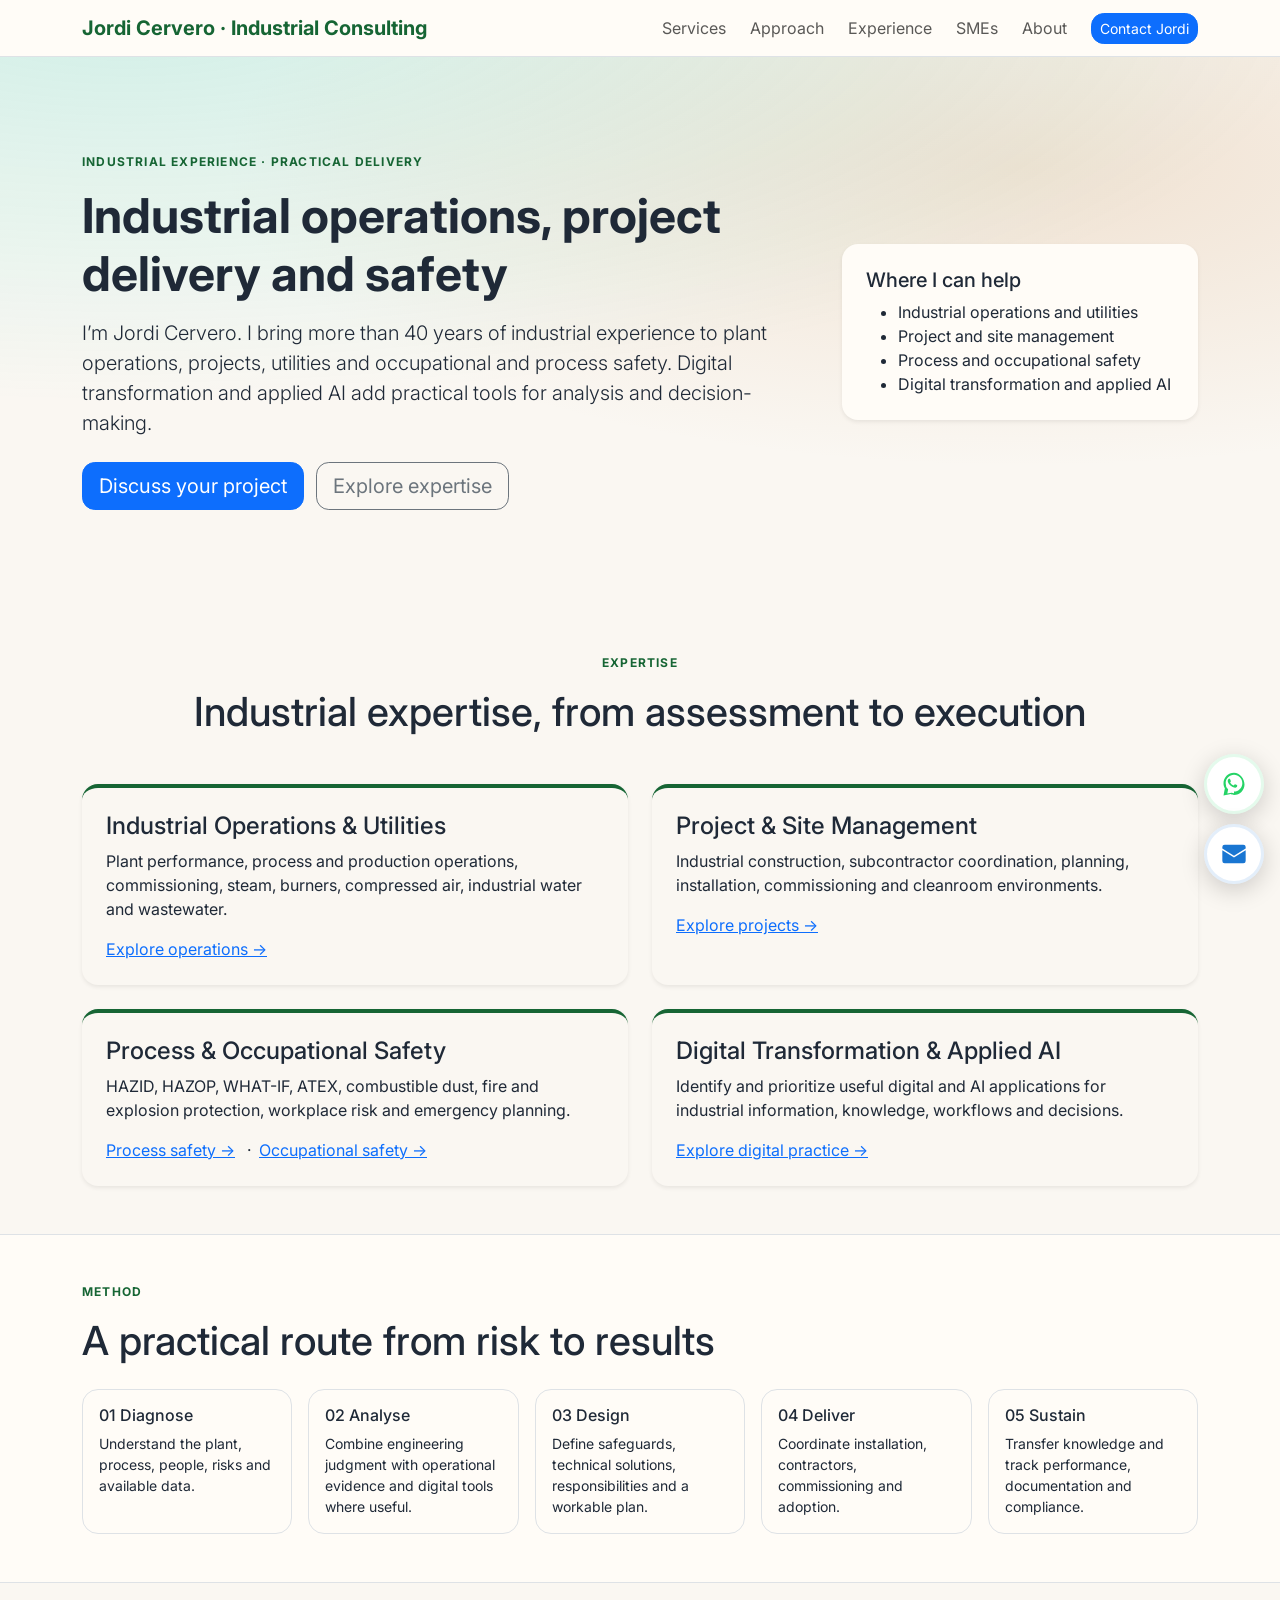
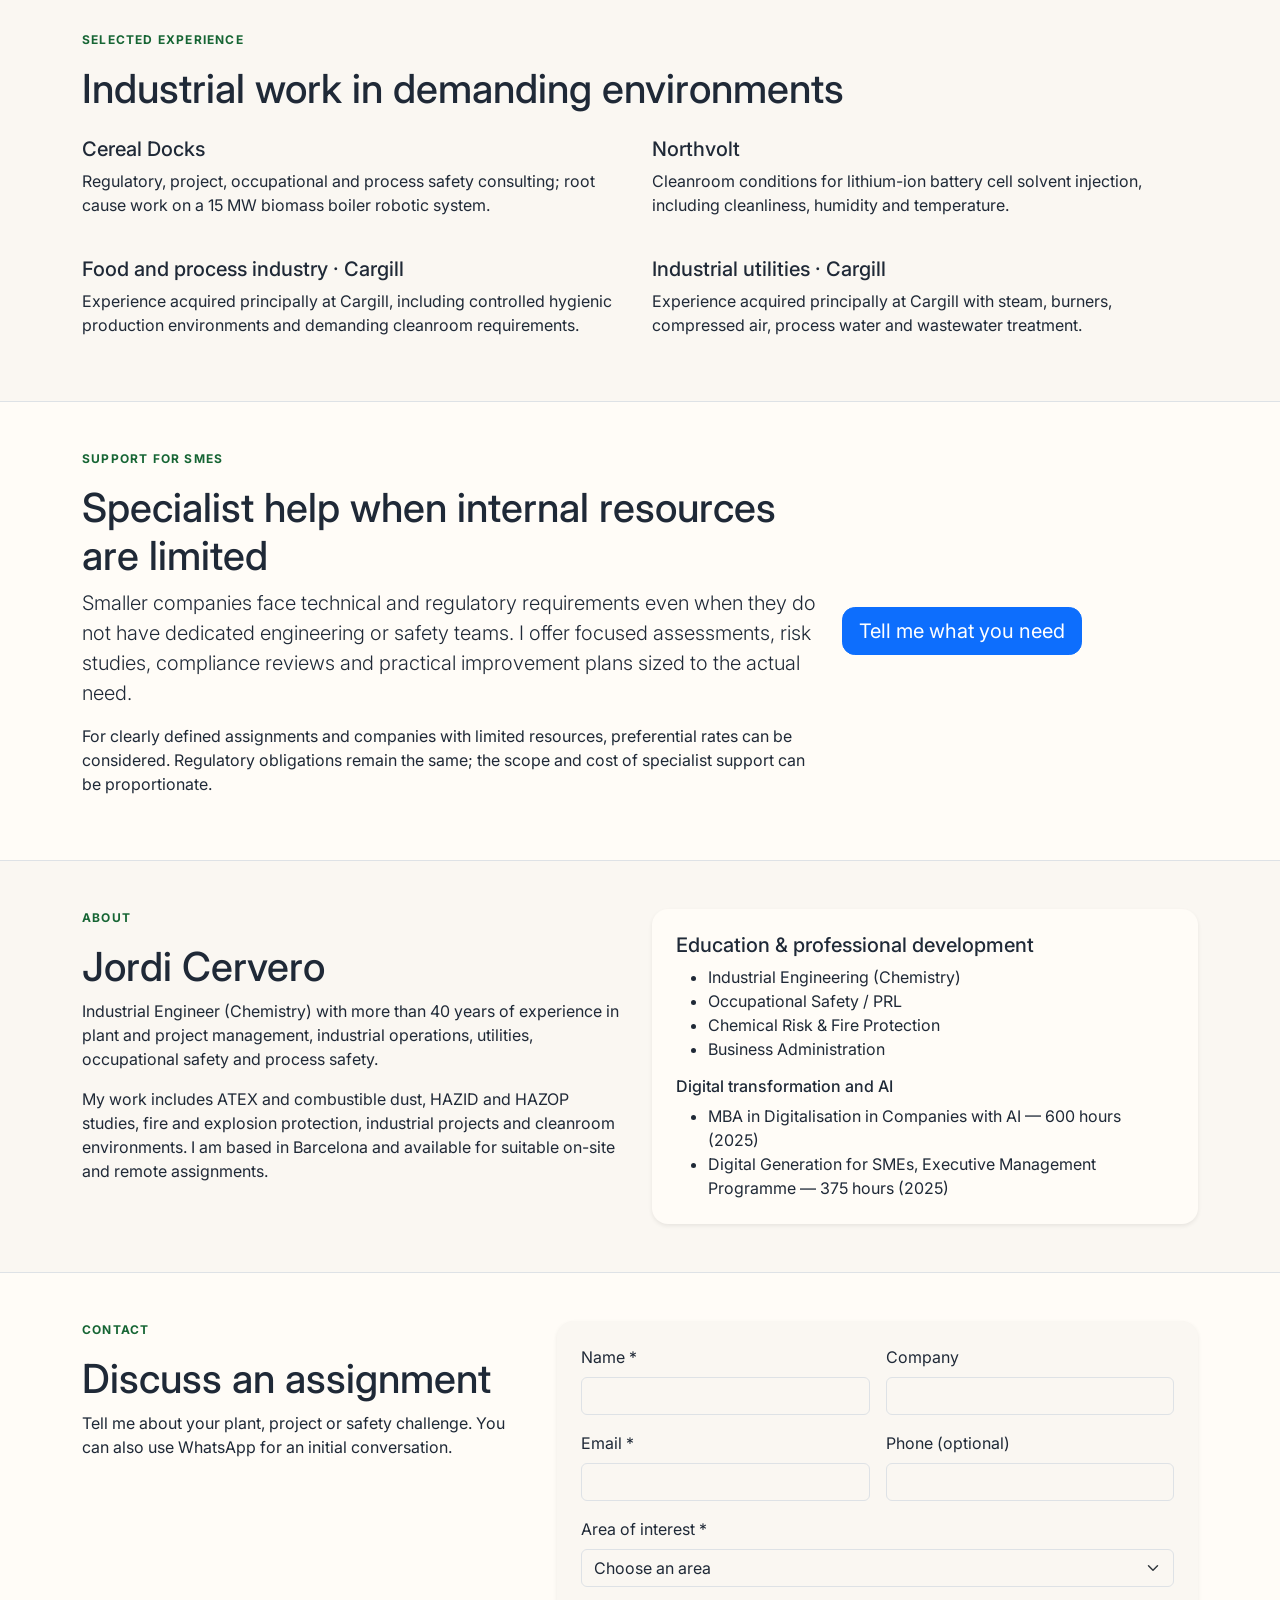
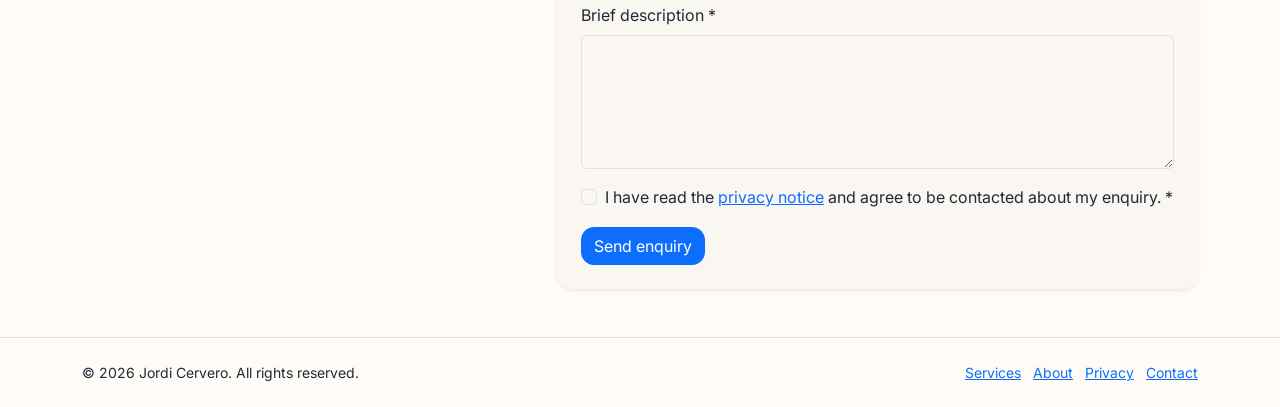
<file: index.html>
<!doctype html>
<html lang="en">
  <head>
    <meta charset="utf-8" />
    <meta name="viewport" content="width=device-width, initial-scale=1" />
    <title>
      Jordi Cervero — Industrial Projects, Safety & Digital Transformation
    </title>
    <meta
      name="description"
      content="Senior consultant in industrial operations, occupational safety and process safety across Europe. Strategy, audits, risk analysis and implementation."
    />
    <meta
      property="og:title"
      content="Jordi Cervero Ruiz — Industrial Projects, Safety & Digital Transformation"
    />
    <meta
      property="og:description"
      content="Senior consultant in industrial operations, occupational safety and process safety across Europe."
    />
    <meta property="og:type" content="website" />
    <meta property="og:url" content="/" />
    <meta property="og:image" content="/assets/img/cover.jpg" />
    <meta name="theme-color" content="#166534" />

    <link rel="preconnect" href="https://fonts.googleapis.com" />
    <link rel="preconnect" href="https://fonts.gstatic.com" crossorigin />
    <link
      href="https://fonts.googleapis.com/css2?family=Inter:wght@400;500;600;700&display=swap"
      rel="stylesheet"
    />

    <link
      href="https://cdn.jsdelivr.net/npm/bootstrap@5.3.3/dist/css/bootstrap.min.css"
      rel="stylesheet"
      integrity="sha384-QWTKZyjpPEjISv5WaRU9OFeRpok6YctnYmDr5pNlyT2bRjXh0JMhjY6hW+ALEwIH"
      crossorigin="anonymous"
    />
    <!-- CSS del tema (modificado) -->
    <link rel="stylesheet" href="/assets/css/theme.css" />
  </head>

  <body>
    <a class="visually-hidden-focusable" href="#main">Skip to content</a>

    <header
      class="navbar navbar-expand-lg navbar-light bg-surface border-bottom sticky-top"
    >
      <div class="container">
        <a class="navbar-brand fw-bold" href="/"
          >Jordi Cervero · Industrial Consulting</a
        >
        <button
          class="navbar-toggler"
          type="button"
          data-bs-toggle="collapse"
          data-bs-target="#nav"
          aria-controls="nav"
          aria-expanded="false"
          aria-label="Toggle navigation"
        >
          <span class="navbar-toggler-icon"></span>
        </button>
        <nav class="collapse navbar-collapse" id="nav" aria-label="Primary">
          <ul class="navbar-nav ms-auto align-items-lg-center gap-lg-2">
            <li class="nav-item">
              <a class="nav-link" href="/index.html#services">Services</a>
            </li>
            <li class="nav-item">
              <a class="nav-link" href="/index.html#approach">Approach</a>
            </li>
            <li class="nav-item">
              <a class="nav-link" href="/index.html#experience">Experience</a>
            </li>
            <li class="nav-item">
              <a class="nav-link" href="/index.html#smes">SMEs</a>
            </li>
            <li class="nav-item">
              <a class="nav-link" href="/index.html#about">About</a>
            </li>
            <li class="nav-item">
              <a
                class="btn btn-sm btn-primary ms-lg-2"
                href="/index.html#contact"
                >Contact Jordi</a
              >
            </li>
          </ul>
        </nav>
      </div>
    </header>

    <main id="main">
      <section class="py-5 py-lg-6 position-relative hero">
        <div class="container position-relative">
          <div class="row align-items-center g-4">
            <div class="col-lg-8">
              <p class="section-kicker">
                Industrial experience · Practical delivery
              </p>
              <h1 class="display-5 fw-bold lh-tight mb-3">
                Industrial operations, project delivery and safety
              </h1>
              <p class="lead mb-4">
                I’m Jordi Cervero. I bring more than 40 years of industrial
                experience to plant operations, projects, utilities and
                occupational and process safety. Digital transformation and
                applied AI add practical tools for analysis and decision-making.
              </p>
              <a class="btn btn-primary btn-lg" href="#contact"
                >Discuss your project</a
              >
              <a class="btn btn-outline-secondary btn-lg ms-2" href="#services"
                >Explore expertise</a
              >
            </div>
            <div class="col-lg-4">
              <div class="card shadow-sm border-0 bg-surface">
                <div class="card-body p-4">
                  <h2 class="h5">Where I can help</h2>
                  <ul class="mb-0">
                    <li>Industrial operations and utilities</li>
                    <li>Project and site management</li>
                    <li>Process and occupational safety</li>
                    <li>Digital transformation and applied AI</li>
                  </ul>
                </div>
              </div>
            </div>
          </div>
        </div>
      </section>
      <section id="services" class="py-5">
        <div class="container">
          <div class="text-center mb-5">
            <p class="section-kicker">Expertise</p>
            <h2 class="h1">
              Industrial expertise, from assessment to execution
            </h2>
          </div>
          <div class="row g-4">
            <div class="col-md-6">
              <article class="card service-card h-100 shadow-sm border-0">
                <div class="card-body p-4">
                  <h3 class="h4">Industrial Operations &amp; Utilities</h3>
                  <p>
                    Plant performance, process and production operations,
                    commissioning, steam, burners, compressed air, industrial
                    water and wastewater.
                  </p>
                  <a href="/operations.html">Explore operations →</a>
                </div>
              </article>
            </div>
            <div class="col-md-6">
              <article class="card service-card h-100 shadow-sm border-0">
                <div class="card-body p-4">
                  <h3 class="h4">Project &amp; Site Management</h3>
                  <p>
                    Industrial construction, subcontractor coordination,
                    planning, installation, commissioning and cleanroom
                    environments.
                  </p>
                  <a href="/project-site-management.html">Explore projects →</a>
                </div>
              </article>
            </div>
            <div class="col-md-6">
              <article class="card service-card h-100 shadow-sm border-0">
                <div class="card-body p-4">
                  <h3 class="h4">Process &amp; Occupational Safety</h3>
                  <p>
                    HAZID, HAZOP, WHAT-IF, ATEX, combustible dust, fire and
                    explosion protection, workplace risk and emergency planning.
                  </p>
                  <a href="/process-safety.html">Process safety →</a>
                  <span class="mx-2">·</span
                  ><a href="/occupational-safety.html">Occupational safety →</a>
                </div>
              </article>
            </div>
            <div class="col-md-6">
              <article class="card service-card h-100 shadow-sm border-0">
                <div class="card-body p-4">
                  <h3 class="h4">Digital Transformation &amp; Applied AI</h3>
                  <p>
                    Identify and prioritize useful digital and AI applications
                    for industrial information, knowledge, workflows and
                    decisions.
                  </p>
                  <a href="/digital-transformation.html"
                    >Explore digital practice →</a
                  >
                </div>
              </article>
            </div>
          </div>
        </div>
      </section>
      <section id="approach" class="py-5 bg-surface border-top border-bottom">
        <div class="container">
          <p class="section-kicker">Method</p>
          <h2 class="h1 mb-4">A practical route from risk to results</h2>
          <div class="row g-3">
            <div class="col-md">
              <div class="p-3 border rounded-4 h-100">
                <h3 class="h6">01 Diagnose</h3>
                <p class="small mb-0">
                  Understand the plant, process, people, risks and available
                  data.
                </p>
              </div>
            </div>
            <div class="col-md">
              <div class="p-3 border rounded-4 h-100">
                <h3 class="h6">02 Analyse</h3>
                <p class="small mb-0">
                  Combine engineering judgment with operational evidence and
                  digital tools where useful.
                </p>
              </div>
            </div>
            <div class="col-md">
              <div class="p-3 border rounded-4 h-100">
                <h3 class="h6">03 Design</h3>
                <p class="small mb-0">
                  Define safeguards, technical solutions, responsibilities and a
                  workable plan.
                </p>
              </div>
            </div>
            <div class="col-md">
              <div class="p-3 border rounded-4 h-100">
                <h3 class="h6">04 Deliver</h3>
                <p class="small mb-0">
                  Coordinate installation, contractors, commissioning and
                  adoption.
                </p>
              </div>
            </div>
            <div class="col-md">
              <div class="p-3 border rounded-4 h-100">
                <h3 class="h6">05 Sustain</h3>
                <p class="small mb-0">
                  Transfer knowledge and track performance, documentation and
                  compliance.
                </p>
              </div>
            </div>
          </div>
        </div>
      </section>
      <section id="experience" class="py-5">
        <div class="container">
          <p class="section-kicker">Selected experience</p>
          <h2 class="h1 mb-4">Industrial work in demanding environments</h2>
          <div class="row g-4">
            <div class="col-md-6">
              <h3 class="h5">Cereal Docks</h3>
              <p>
                Regulatory, project, occupational and process safety consulting;
                root cause work on a 15 MW biomass boiler robotic system.
              </p>
            </div>
            <div class="col-md-6">
              <h3 class="h5">Northvolt</h3>
              <p>
                Cleanroom conditions for lithium-ion battery cell solvent
                injection, including cleanliness, humidity and temperature.
              </p>
            </div>
            <div class="col-md-6">
              <h3 class="h5">Food and process industry · Cargill</h3>
              <p>
                Experience acquired principally at Cargill, including controlled
                hygienic production environments and demanding cleanroom
                requirements.
              </p>
            </div>
            <div class="col-md-6">
              <h3 class="h5">Industrial utilities · Cargill</h3>
              <p>
                Experience acquired principally at Cargill with steam, burners,
                compressed air, process water and wastewater treatment.
              </p>
            </div>
          </div>
        </div>
      </section>
      <section id="smes" class="py-5 bg-surface border-top border-bottom">
        <div class="container">
          <div class="row g-4 align-items-center">
            <div class="col-lg-8">
              <p class="section-kicker">Support for SMEs</p>
              <h2 class="h1">
                Specialist help when internal resources are limited
              </h2>
              <p class="lead">
                Smaller companies face technical and regulatory requirements
                even when they do not have dedicated engineering or safety
                teams. I offer focused assessments, risk studies, compliance
                reviews and practical improvement plans sized to the actual
                need.
              </p>
              <p>
                For clearly defined assignments and companies with limited
                resources, preferential rates can be considered. Regulatory
                obligations remain the same; the scope and cost of specialist
                support can be proportionate.
              </p>
            </div>
            <div class="col-lg-4">
              <a class="btn btn-primary btn-lg" href="#contact"
                >Tell me what you need</a
              >
            </div>
          </div>
        </div>
      </section>
      <section id="about" class="py-5">
        <div class="container">
          <div class="row g-4">
            <div class="col-lg-6">
              <p class="section-kicker">About</p>
              <h2 class="h1">Jordi Cervero</h2>
              <p>
                Industrial Engineer (Chemistry) with more than 40 years of
                experience in plant and project management, industrial
                operations, utilities, occupational safety and process safety.
              </p>
              <p>
                My work includes ATEX and combustible dust, HAZID and HAZOP
                studies, fire and explosion protection, industrial projects and
                cleanroom environments. I am based in Barcelona and available
                for suitable on-site and remote assignments.
              </p>
            </div>
            <div class="col-lg-6">
              <div class="card bg-surface border-0 shadow-sm">
                <div class="card-body p-4">
                  <h3 class="h5">Education &amp; professional development</h3>
                  <ul>
                    <li>Industrial Engineering (Chemistry)</li>
                    <li>Occupational Safety / PRL</li>
                    <li>Chemical Risk &amp; Fire Protection</li>
                    <li>Business Administration</li>
                  </ul>
                  <h4 class="h6">Digital transformation and AI</h4>
                  <ul class="mb-0">
                    <li>
                      MBA in Digitalisation in Companies with AI — 600 hours
                      (2025)
                    </li>
                    <li>
                      Digital Generation for SMEs, Executive Management
                      Programme — 375 hours (2025)
                    </li>
                  </ul>
                </div>
              </div>
            </div>
          </div>
        </div>
      </section>
      <section id="contact" class="py-5 bg-surface border-top">
        <div class="container">
          <div class="row g-4">
            <div class="col-lg-5">
              <p class="section-kicker">Contact</p>
              <h2 class="h1">Discuss an assignment</h2>
              <p>
                Tell me about your plant, project or safety challenge. You can
                also use WhatsApp for an initial conversation.
              </p>
            </div>
            <div class="col-lg-7">
              <form
                id="contact-form"
                name="contacto"
                method="POST"
                data-netlify="true"
                netlify-honeypot="bot-field"
                class="card border-0 shadow-sm p-4"
              >
                <input type="hidden" name="form-name" value="contacto" />
                <div class="row g-3">
                  <div class="col-md-6">
                    <label class="form-label" for="name">Name *</label
                    ><input
                      class="form-control"
                      id="name"
                      name="name"
                      required
                      maxlength="120"
                      autocomplete="name"
                    />
                  </div>
                  <div class="col-md-6">
                    <label class="form-label" for="company">Company</label
                    ><input
                      class="form-control"
                      id="company"
                      name="company"
                      maxlength="150"
                      autocomplete="organization"
                    />
                  </div>
                  <div class="col-md-6">
                    <label class="form-label" for="email">Email *</label
                    ><input
                      class="form-control"
                      id="email"
                      name="email"
                      type="email"
                      required
                      maxlength="254"
                      autocomplete="email"
                    />
                  </div>
                  <div class="col-md-6">
                    <label class="form-label" for="phone"
                      >Phone (optional)</label
                    ><input
                      class="form-control"
                      id="phone"
                      name="phone"
                      type="tel"
                      maxlength="40"
                      autocomplete="tel"
                    />
                  </div>
                  <div class="col-12">
                    <label class="form-label" for="area"
                      >Area of interest *</label
                    ><select class="form-select" id="area" name="area" required>
                      <option value="">Choose an area</option>
                      <option>Industrial operations and utilities</option>
                      <option>Project and site management</option>
                      <option>Process safety</option>
                      <option>Occupational safety</option>
                      <option>Digital transformation and AI</option>
                      <option>SME regulatory support</option>
                      <option>Other</option>
                    </select>
                  </div>
                  <div class="col-12">
                    <label class="form-label" for="message"
                      >Brief description *</label
                    ><textarea
                      class="form-control"
                      id="message"
                      name="message"
                      rows="5"
                      required
                      minlength="15"
                      maxlength="5000"
                    ></textarea>
                  </div>
                  <div class="honeypot" aria-hidden="true">
                    <label for="bot-field">Leave this blank</label
                    ><input
                      id="bot-field"
                      name="bot-field"
                      type="text"
                      tabindex="-1"
                      autocomplete="off"
                    />
                  </div>
                  <div class="col-12">
                    <div class="form-check">
                      <input
                        class="form-check-input"
                        id="privacy"
                        type="checkbox"
                        required
                      /><label class="form-check-label" for="privacy"
                        >I have read the
                        <a href="/privacy.html" target="_blank" rel="noopener"
                          >privacy notice</a
                        >
                        and agree to be contacted about my enquiry. *</label
                      >
                    </div>
                  </div>
                  <div class="col-12">
                    <button class="btn btn-primary" type="submit">
                      Send enquiry
                    </button>
                  </div>
                </div>
              </form>
            </div>
          </div>
        </div>
      </section>
    </main>

    <footer class="py-4 border-top bg-surface">
      <div
        class="container d-flex flex-column flex-md-row align-items-center justify-content-between gap-3"
      >
        <p class="mb-0 small">
          © <span id="year"></span> Jordi Cervero. All rights reserved.
        </p>
        <nav aria-label="Footer">
          <ul class="list-inline mb-0 small">
            <li class="list-inline-item"><a href="#services">Services</a></li>
            <li class="list-inline-item"><a href="#about">About</a></li>
            <li class="list-inline-item">
              <a href="/privacy.html">Privacy</a>
            </li>
            <li class="list-inline-item">
              <a href="#contact">Contact</a>
            </li>
          </ul>
        </nav>
      </div>
    </footer>

    <!-- === Barra flotante: WhatsApp and contact form === -->
    <nav class="contact-stack" aria-label="Quick contact actions">
      <a
        class="stack-btn whatsapp"
        href="https://wa.me/34617213955"
        target="_blank"
        rel="noopener"
        aria-label="Abrir WhatsApp"
        title="WhatsApp"
      >
        <svg
          xmlns="http://www.w3.org/2000/svg"
          viewBox="0 0 32 32"
          aria-hidden="true"
        >
          <path
            fill="#25D366"
            d="M19.11 17.2c-.27-.14-1.58-.78-1.82-.86-.24-.09-.42-.14-.6.14-.18.27-.69.86-.85 1.03-.16.18-.31.2-.58.07-.27-.14-1.13-.42-2.15-1.34-.79-.7-1.32-1.56-1.48-1.82-.16-.27-.02-.42.12-.56.12-.12.27-.31.4-.47.14-.16.18-.27.27-.45.09-.18.05-.34-.02-.47-.07-.14-.6-1.45-.82-1.98-.22-.53-.45-.45-.6-.45h-.51c-.18 0-.47.07-.72.34-.24.27-.94.92-.94 2.25s.96 2.61 1.09 2.79c.14.18 1.89 2.89 4.6 4.05.64.28 1.14.45 1.53.58.64.2 1.22.17 1.68.1.51-.08 1.58-.65 1.8-1.29.22-.64.22-1.19.15-1.29-.07-.09-.24-.16-.51-.29z"
          />
          <path
            fill="#25D366"
            d="M16 3C9.37 3 4 8.37 4 15c0 2.15.57 4.17 1.57 5.93L4 29l8.27-1.52C14.02 28.43 15 28.5 16 28.5 22.63 28.5 28 23.13 28 16.5S22.63 3 16 3zm0 23.5c-.9 0-1.78-.12-2.6-.36l-.19-.06-4.86.89.93-4.75-.1-.2A9.47 9.47 0 0 1 6.5 15c0-5.23 4.27-9.5 9.5-9.5s9.5 4.27 9.5 9.5-4.27 9.5-9.5 9.5z"
          />
        </svg>
      </a>

      <a
        class="stack-btn email"
        href="#contact"
        aria-label="Open contact form"
        title="Contact form"
      >
        <svg
          xmlns="http://www.w3.org/2000/svg"
          viewBox="0 0 24 24"
          aria-hidden="true"
        >
          <path
            fill="#1976D2"
            d="M20 4H4a2 2 0 0 0-2 2v1.2l10 6.25L22 7.2V6a2 2 0 0 0-2-2z"
          />
          <path
            fill="#1976D2"
            d="M22 8.8l-9.35 5.83a1 1 0 0 1-1.3 0L2 8.8V18a2 2 0 0 0 2 2h16a2 2 0 0 0 2-2V8.8z"
          />
        </svg>
      </a>
    </nav>

    <!-- Bootstrap & site scripts -->
    <script
      src="https://cdn.jsdelivr.net/npm/bootstrap@5.3.3/dist/js/bootstrap.bundle.min.js"
      integrity="sha384-YvpcrYf0tY3lHB60NNkmXc5s9fDVZLESaAA55NDzOxhy9GkcIdslK1eN7N6jIeHz"
      crossorigin="anonymous"
    ></script>
    <script src="/assets/js/main.js"></script>
  </body>
</html>
</file>
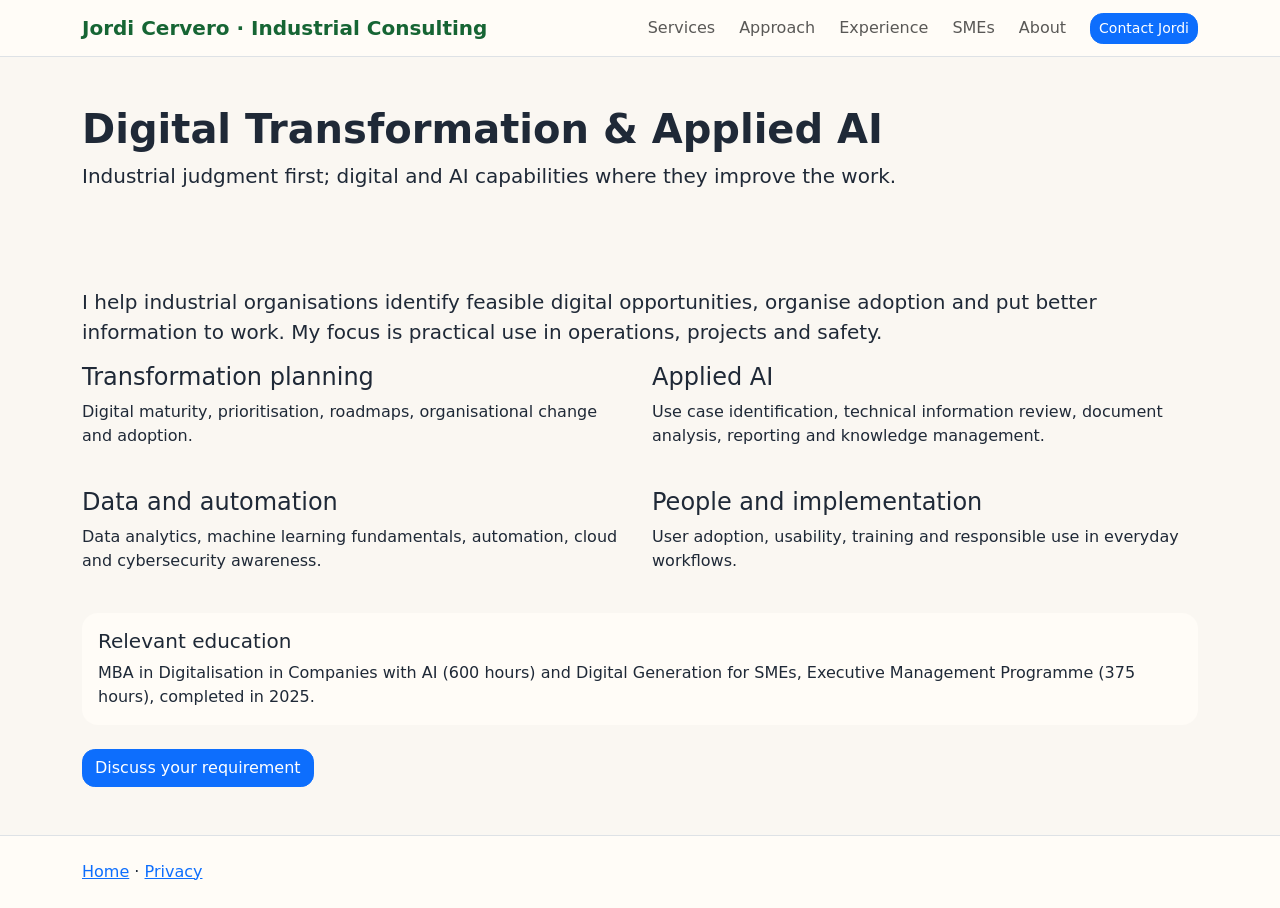
<file: digital-transformation.html>
<!doctype html><html lang="en"><head><meta charset="utf-8"><meta name="viewport" content="width=device-width,initial-scale=1"><title>Digital Transformation & Applied AI — Jordi Cervero</title><meta name="description" content="Practical digital transformation and applied AI for industrial organisations."><link rel="stylesheet" href="https://cdn.jsdelivr.net/npm/bootstrap@5.3.3/dist/css/bootstrap.min.css"><link rel="stylesheet" href="/assets/css/theme.css"></head><body><a class="visually-hidden-focusable" href="#main">Skip to content</a><header class="navbar navbar-expand-lg navbar-light bg-surface border-bottom sticky-top">
  <div class="container">
    <a class="navbar-brand fw-bold" href="/">Jordi Cervero · Industrial Consulting</a>
    <button class="navbar-toggler" type="button" data-bs-toggle="collapse" data-bs-target="#nav" aria-controls="nav" aria-expanded="false" aria-label="Toggle navigation"><span class="navbar-toggler-icon"></span></button>
    <nav class="collapse navbar-collapse" id="nav" aria-label="Primary">
      <ul class="navbar-nav ms-auto align-items-lg-center gap-lg-2">
        <li class="nav-item"><a class="nav-link" href="/index.html#services">Services</a></li>
        <li class="nav-item"><a class="nav-link" href="/index.html#approach">Approach</a></li>
        <li class="nav-item"><a class="nav-link" href="/index.html#experience">Experience</a></li>
        <li class="nav-item"><a class="nav-link" href="/index.html#smes">SMEs</a></li>
        <li class="nav-item"><a class="nav-link" href="/index.html#about">About</a></li>
        <li class="nav-item"><a class="btn btn-sm btn-primary ms-lg-2" href="/index.html#contact">Contact Jordi</a></li>
      </ul>
    </nav>
  </div>
</header><main id="main"><section class="py-5 hero-sub"><div class="container"><h1 class="display-6 fw-bold">Digital Transformation & Applied AI</h1><p class="lead mb-0">Industrial judgment first; digital and AI capabilities where they improve the work.</p></div></section><section class="py-5"><div class="container"><p class="lead">I help industrial organisations identify feasible digital opportunities, organise adoption and put better information to work. My focus is practical use in operations, projects and safety.</p><div class="row g-4"><div class="col-md-6"><h2 class="h4">Transformation planning</h2><p>Digital maturity, prioritisation, roadmaps, organisational change and adoption.</p></div><div class="col-md-6"><h2 class="h4">Applied AI</h2><p>Use case identification, technical information review, document analysis, reporting and knowledge management.</p></div><div class="col-md-6"><h2 class="h4">Data and automation</h2><p>Data analytics, machine learning fundamentals, automation, cloud and cybersecurity awareness.</p></div><div class="col-md-6"><h2 class="h4">People and implementation</h2><p>User adoption, usability, training and responsible use in everyday workflows.</p></div></div><div class="card bg-surface border-0 mt-4"><div class="card-body"><h2 class="h5">Relevant education</h2><p class="mb-0">MBA in Digitalisation in Companies with AI (600 hours) and Digital Generation for SMEs, Executive Management Programme (375 hours), completed in 2025.</p></div></div><a class="btn btn-primary mt-4" href="/index.html#contact">Discuss your requirement</a></div></section></main><footer class="py-4 border-top bg-surface"><div class="container"><a href="/">Home</a> · <a href="/privacy.html">Privacy</a></div></footer><script src="https://cdn.jsdelivr.net/npm/bootstrap@5.3.3/dist/js/bootstrap.bundle.min.js" crossorigin="anonymous"></script></body></html>
</file>
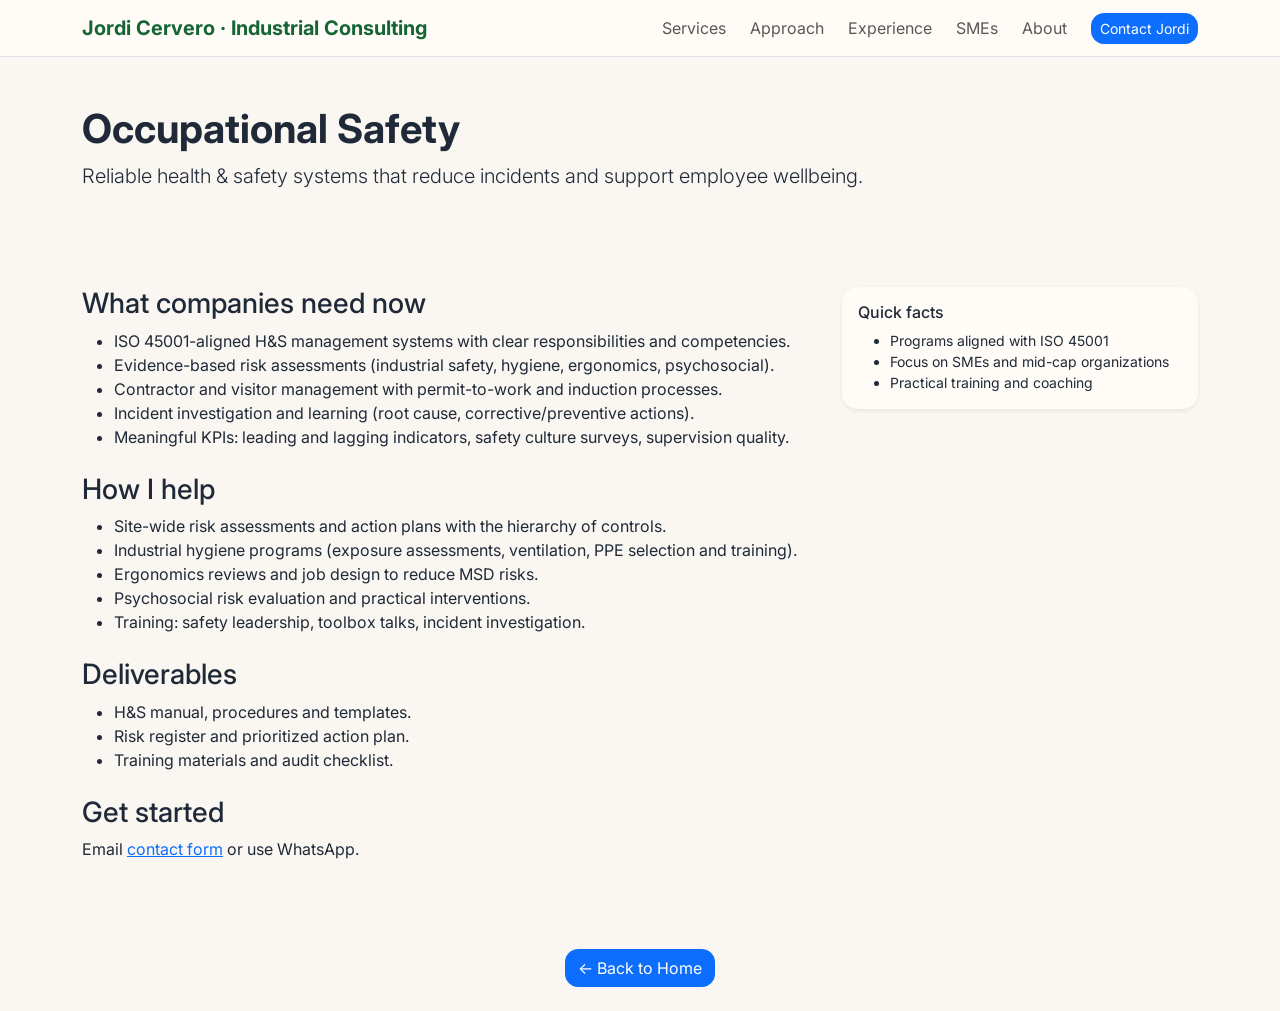
<file: occupational-safety.html>
<!DOCTYPE html>
<html lang="en">
  <head>
    <meta charset="utf-8" />
    <meta name="viewport" content="width=device-width, initial-scale=1" />
    <title>Occupational Safety Consulting — Jordi Cervero</title>
    <meta
      name="description"
      content="Workplace health & safety for SMEs: risk assessments, hygiene, ergonomics and psychosocial risk programs aligned with ISO 45001."
    />
    <link rel="preconnect" href="https://fonts.googleapis.com" />
    <link rel="preconnect" href="https://fonts.gstatic.com" crossorigin />
    <link
      href="https://fonts.googleapis.com/css2?family=Inter:wght@400;500;600;700&display=swap"
      rel="stylesheet"
    />
    <link
      href="https://cdn.jsdelivr.net/npm/bootstrap@5.3.3/dist/css/bootstrap.min.css"
      rel="stylesheet"
      crossorigin="anonymous"
    />
    
    <link rel="stylesheet" href="/assets/css/theme.css" />
  </head>

  <body>
    <header class="navbar navbar-expand-lg navbar-light bg-surface border-bottom sticky-top">
  <div class="container">
    <a class="navbar-brand fw-bold" href="/">Jordi Cervero · Industrial Consulting</a>
    <button class="navbar-toggler" type="button" data-bs-toggle="collapse" data-bs-target="#nav" aria-controls="nav" aria-expanded="false" aria-label="Toggle navigation"><span class="navbar-toggler-icon"></span></button>
    <nav class="collapse navbar-collapse" id="nav" aria-label="Primary">
      <ul class="navbar-nav ms-auto align-items-lg-center gap-lg-2">
        <li class="nav-item"><a class="nav-link" href="/index.html#services">Services</a></li>
        <li class="nav-item"><a class="nav-link" href="/index.html#approach">Approach</a></li>
        <li class="nav-item"><a class="nav-link" href="/index.html#experience">Experience</a></li>
        <li class="nav-item"><a class="nav-link" href="/index.html#smes">SMEs</a></li>
        <li class="nav-item"><a class="nav-link" href="/index.html#about">About</a></li>
        <li class="nav-item"><a class="btn btn-sm btn-primary ms-lg-2" href="/index.html#contact">Contact Jordi</a></li>
      </ul>
    </nav>
  </div>
</header>

    <main id="main">
      <section class="py-5 hero-sub">
        <div class="container">
          <h1 class="display-6 fw-bold">Occupational Safety</h1>
          <p class="lead mb-0">
            Reliable health & safety systems that reduce incidents and support
            employee wellbeing.
          </p>
        </div>
      </section>

      <section class="py-5">
        <div class="container">
          <div class="row g-4">
            <div class="col-lg-8">
              <h2 class="h3">What companies need now</h2>
              <ul>
                <li>
                  ISO 45001-aligned H&S management systems with clear
                  responsibilities and competencies.
                </li>
                <li>
                  Evidence-based risk assessments (industrial safety, hygiene,
                  ergonomics, psychosocial).
                </li>
                <li>
                  Contractor and visitor management with permit-to-work and
                  induction processes.
                </li>
                <li>
                  Incident investigation and learning (root cause,
                  corrective/preventive actions).
                </li>
                <li>
                  Meaningful KPIs: leading and lagging indicators, safety
                  culture surveys, supervision quality.
                </li>
              </ul>

              <h2 class="h3 mt-4">How I help</h2>
              <ul>
                <li>
                  Site-wide risk assessments and action plans with the hierarchy
                  of controls.
                </li>
                <li>
                  Industrial hygiene programs (exposure assessments,
                  ventilation, PPE selection and training).
                </li>
                <li>Ergonomics reviews and job design to reduce MSD risks.</li>
                <li>
                  Psychosocial risk evaluation and practical interventions.
                </li>
                <li>
                  Training: safety leadership, toolbox talks, incident
                  investigation.
                </li>
              </ul>

              <h2 class="h3 mt-4">Deliverables</h2>
              <ul>
                <li>H&S manual, procedures and templates.</li>
                <li>Risk register and prioritized action plan.</li>
                <li>Training materials and audit checklist.</li>
              </ul>

              <h2 class="h3 mt-4">Get started</h2>
              <p>
                Email
                <a href="/index.html#contact">contact form</a>
                or use WhatsApp.
              </p>
            </div>
            <aside class="col-lg-4">
              <div class="card bg-surface border-0 shadow-sm">
                <div class="card-body">
                  <h3 class="h6">Quick facts</h3>
                  <ul class="small mb-0">
                    <li>Programs aligned with ISO 45001</li>
                    <li>Focus on SMEs and mid-cap organizations</li>
                    <li>Practical training and coaching</li>
                  </ul>
                </div>
              </div>
            </aside>
          </div>
        </div>
      </section>

      <section class="py-4 text-center">
        <a class="btn btn-primary" href="/">← Back to Home</a>
      </section>
    </main>

    <!-- === Barra flotante: WhatsApp and contact form === -->
    

    <script
      src="https://cdn.jsdelivr.net/npm/bootstrap@5.3.3/dist/js/bootstrap.bundle.min.js"
      crossorigin="anonymous"
    ></script>
  </body>
</html>
</file>
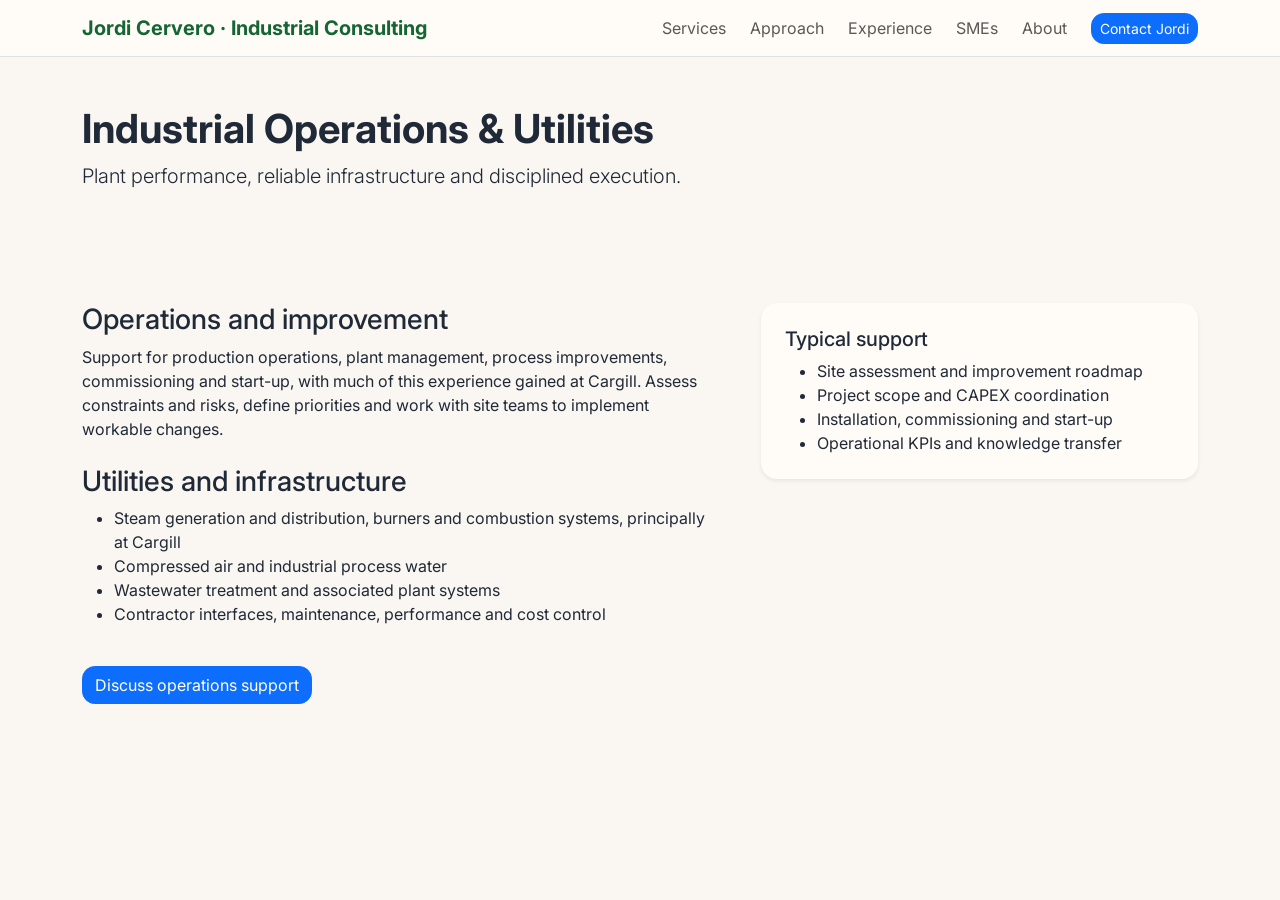
<file: operations.html>
<!DOCTYPE html>
<html lang="en">
  <head>
    <meta charset="utf-8" />
    <meta name="viewport" content="width=device-width, initial-scale=1" />
    <title>Industrial Operations Consulting — Jordi Cervero</title>
    <meta
      name="description"
      content="SME-focused operations consulting: value stream analysis, S&OP, inventory, and implementation delivering throughput, service and cash results."
    />
    <link rel="preconnect" href="https://fonts.googleapis.com" />
    <link rel="preconnect" href="https://fonts.gstatic.com" crossorigin />
    <link
      href="https://fonts.googleapis.com/css2?family=Inter:wght@400;500;600;700&display=swap"
      rel="stylesheet"
    />
    <link
      href="https://cdn.jsdelivr.net/npm/bootstrap@5.3.3/dist/css/bootstrap.min.css"
      rel="stylesheet"
      crossorigin="anonymous"
    />
    <link rel="stylesheet" href="/assets/css/theme.css" />
  </head>

  <body>
    <header class="navbar navbar-expand-lg navbar-light bg-surface border-bottom sticky-top">
  <div class="container">
    <a class="navbar-brand fw-bold" href="/">Jordi Cervero · Industrial Consulting</a>
    <button class="navbar-toggler" type="button" data-bs-toggle="collapse" data-bs-target="#nav" aria-controls="nav" aria-expanded="false" aria-label="Toggle navigation"><span class="navbar-toggler-icon"></span></button>
    <nav class="collapse navbar-collapse" id="nav" aria-label="Primary">
      <ul class="navbar-nav ms-auto align-items-lg-center gap-lg-2">
        <li class="nav-item"><a class="nav-link" href="/index.html#services">Services</a></li>
        <li class="nav-item"><a class="nav-link" href="/index.html#approach">Approach</a></li>
        <li class="nav-item"><a class="nav-link" href="/index.html#experience">Experience</a></li>
        <li class="nav-item"><a class="nav-link" href="/index.html#smes">SMEs</a></li>
        <li class="nav-item"><a class="nav-link" href="/index.html#about">About</a></li>
        <li class="nav-item"><a class="btn btn-sm btn-primary ms-lg-2" href="/index.html#contact">Contact Jordi</a></li>
      </ul>
    </nav>
  </div>
</header>

    <main id="main"><section class="py-5 hero-sub"><div class="container"><h1 class="display-6 fw-bold">Industrial Operations &amp; Utilities</h1><p class="lead">Plant performance, reliable infrastructure and disciplined execution.</p></div></section><section class="py-5"><div class="container"><div class="row g-5"><div class="col-lg-7"><h2 class="h3">Operations and improvement</h2><p>Support for production operations, plant management, process improvements, commissioning and start-up, with much of this experience gained at Cargill. Assess constraints and risks, define priorities and work with site teams to implement workable changes.</p><h2 class="h3 mt-4">Utilities and infrastructure</h2><ul><li>Steam generation and distribution, burners and combustion systems, principally at Cargill</li><li>Compressed air and industrial process water</li><li>Wastewater treatment and associated plant systems</li><li>Contractor interfaces, maintenance, performance and cost control</li></ul></div><div class="col-lg-5"><div class="card bg-surface border-0 shadow-sm"><div class="card-body p-4"><h2 class="h5">Typical support</h2><ul class="mb-0"><li>Site assessment and improvement roadmap</li><li>Project scope and CAPEX coordination</li><li>Installation, commissioning and start-up</li><li>Operational KPIs and knowledge transfer</li></ul></div></div></div></div><a class="btn btn-primary mt-4" href="/index.html#contact">Discuss operations support</a></div></section></main>

    <!-- === Barra flotante: WhatsApp and contact form === -->
    

    <script
      src="https://cdn.jsdelivr.net/npm/bootstrap@5.3.3/dist/js/bootstrap.bundle.min.js"
      crossorigin="anonymous"
    ></script>
  </body>
</html>
</file>
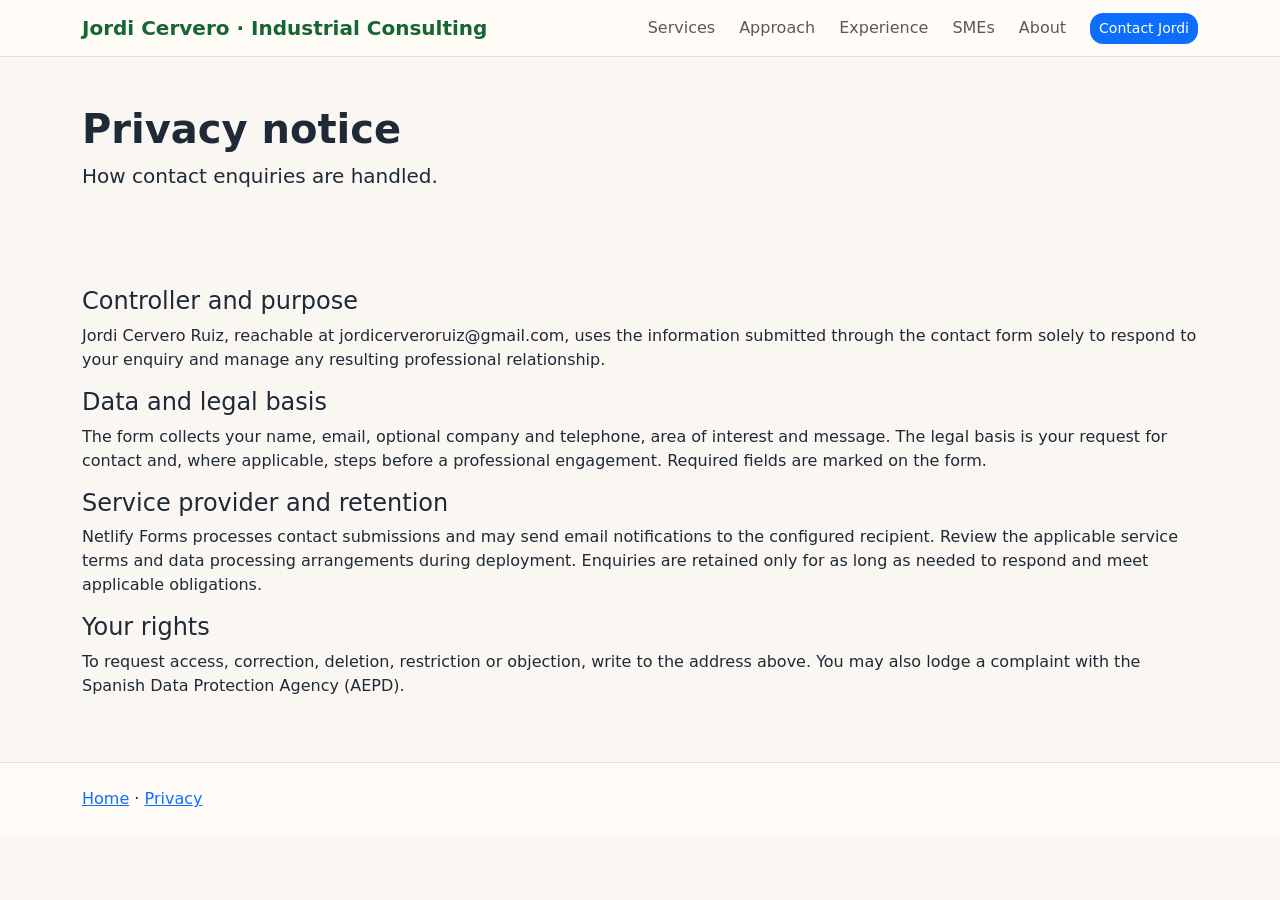
<file: privacy.html>
<!doctype html><html lang="en"><head><meta charset="utf-8"><meta name="viewport" content="width=device-width,initial-scale=1"><title>Privacy notice — Jordi Cervero</title><meta name="description" content="Privacy information for contact enquiries."><link rel="stylesheet" href="https://cdn.jsdelivr.net/npm/bootstrap@5.3.3/dist/css/bootstrap.min.css"><link rel="stylesheet" href="/assets/css/theme.css"></head><body><a class="visually-hidden-focusable" href="#main">Skip to content</a><header class="navbar navbar-expand-lg navbar-light bg-surface border-bottom sticky-top">
  <div class="container">
    <a class="navbar-brand fw-bold" href="/">Jordi Cervero · Industrial Consulting</a>
    <button class="navbar-toggler" type="button" data-bs-toggle="collapse" data-bs-target="#nav" aria-controls="nav" aria-expanded="false" aria-label="Toggle navigation"><span class="navbar-toggler-icon"></span></button>
    <nav class="collapse navbar-collapse" id="nav" aria-label="Primary">
      <ul class="navbar-nav ms-auto align-items-lg-center gap-lg-2">
        <li class="nav-item"><a class="nav-link" href="/index.html#services">Services</a></li>
        <li class="nav-item"><a class="nav-link" href="/index.html#approach">Approach</a></li>
        <li class="nav-item"><a class="nav-link" href="/index.html#experience">Experience</a></li>
        <li class="nav-item"><a class="nav-link" href="/index.html#smes">SMEs</a></li>
        <li class="nav-item"><a class="nav-link" href="/index.html#about">About</a></li>
        <li class="nav-item"><a class="btn btn-sm btn-primary ms-lg-2" href="/index.html#contact">Contact Jordi</a></li>
      </ul>
    </nav>
  </div>
</header><main id="main"><section class="py-5 hero-sub"><div class="container"><h1 class="display-6 fw-bold">Privacy notice</h1><p class="lead mb-0">How contact enquiries are handled.</p></div></section><section class="py-5"><div class="container"><h2 class="h4">Controller and purpose</h2><p>Jordi Cervero Ruiz, reachable at jordicerveroruiz@gmail.com, uses the information submitted through the contact form solely to respond to your enquiry and manage any resulting professional relationship.</p><h2 class="h4">Data and legal basis</h2><p>The form collects your name, email, optional company and telephone, area of interest and message. The legal basis is your request for contact and, where applicable, steps before a professional engagement. Required fields are marked on the form.</p><h2 class="h4">Service provider and retention</h2><p>Netlify Forms processes contact submissions and may send email notifications to the configured recipient. Review the applicable service terms and data processing arrangements during deployment. Enquiries are retained only for as long as needed to respond and meet applicable obligations.</p><h2 class="h4">Your rights</h2><p>To request access, correction, deletion, restriction or objection, write to the address above. You may also lodge a complaint with the Spanish Data Protection Agency (AEPD).</p></div></section></main><footer class="py-4 border-top bg-surface"><div class="container"><a href="/">Home</a> · <a href="/privacy.html">Privacy</a></div></footer><script src="https://cdn.jsdelivr.net/npm/bootstrap@5.3.3/dist/js/bootstrap.bundle.min.js" crossorigin="anonymous"></script></body></html>
</file>
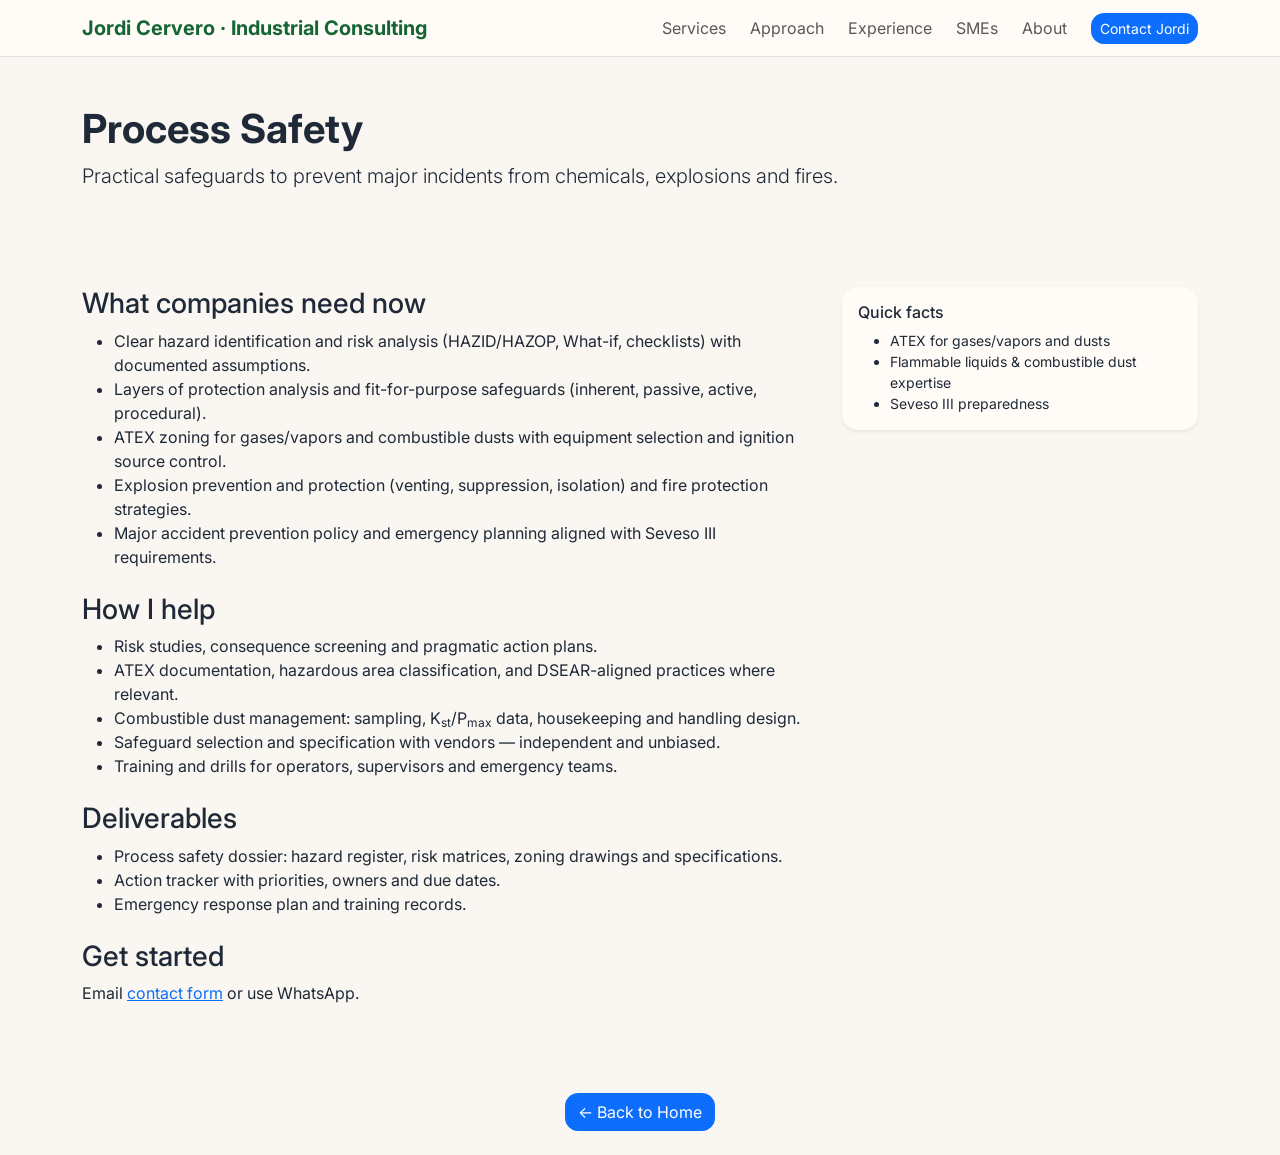
<file: process-safety.html>
<!DOCTYPE html>
<html lang="en">
  <head>
    <meta charset="utf-8" />
    <meta name="viewport" content="width=device-width, initial-scale=1" />
    <title>Process Safety Consulting — Jordi Cervero</title>
    <meta
      name="description"
      content="Process safety for flammable liquids and combustible dusts: risk analysis, ATEX zoning and explosion/fire protection with Seveso III readiness."
    />
    <link rel="preconnect" href="https://fonts.googleapis.com" />
    <link rel="preconnect" href="https://fonts.gstatic.com" crossorigin />
    <link
      href="https://fonts.googleapis.com/css2?family=Inter:wght@400;500;600;700&display=swap"
      rel="stylesheet"
    />
    <link
      href="https://cdn.jsdelivr.net/npm/bootstrap@5.3.3/dist/css/bootstrap.min.css"
      rel="stylesheet"
      crossorigin="anonymous"
    />
    
    <link rel="stylesheet" href="/assets/css/theme.css" />
  </head>

  <body>
    <header class="navbar navbar-expand-lg navbar-light bg-surface border-bottom sticky-top">
  <div class="container">
    <a class="navbar-brand fw-bold" href="/">Jordi Cervero · Industrial Consulting</a>
    <button class="navbar-toggler" type="button" data-bs-toggle="collapse" data-bs-target="#nav" aria-controls="nav" aria-expanded="false" aria-label="Toggle navigation"><span class="navbar-toggler-icon"></span></button>
    <nav class="collapse navbar-collapse" id="nav" aria-label="Primary">
      <ul class="navbar-nav ms-auto align-items-lg-center gap-lg-2">
        <li class="nav-item"><a class="nav-link" href="/index.html#services">Services</a></li>
        <li class="nav-item"><a class="nav-link" href="/index.html#approach">Approach</a></li>
        <li class="nav-item"><a class="nav-link" href="/index.html#experience">Experience</a></li>
        <li class="nav-item"><a class="nav-link" href="/index.html#smes">SMEs</a></li>
        <li class="nav-item"><a class="nav-link" href="/index.html#about">About</a></li>
        <li class="nav-item"><a class="btn btn-sm btn-primary ms-lg-2" href="/index.html#contact">Contact Jordi</a></li>
      </ul>
    </nav>
  </div>
</header>

    <main id="main">
      <section class="py-5 hero-sub">
        <div class="container">
          <h1 class="display-6 fw-bold">Process Safety</h1>
          <p class="lead mb-0">
            Practical safeguards to prevent major incidents from chemicals,
            explosions and fires.
          </p>
        </div>
      </section>

      <section class="py-5">
        <div class="container">
          <div class="row g-4">
            <div class="col-lg-8">
              <h2 class="h3">What companies need now</h2>
              <ul>
                <li>
                  Clear hazard identification and risk analysis (HAZID/HAZOP,
                  What-if, checklists) with documented assumptions.
                </li>
                <li>
                  Layers of protection analysis and fit-for-purpose safeguards
                  (inherent, passive, active, procedural).
                </li>
                <li>
                  ATEX zoning for gases/vapors and combustible dusts with
                  equipment selection and ignition source control.
                </li>
                <li>
                  Explosion prevention and protection (venting, suppression,
                  isolation) and fire protection strategies.
                </li>
                <li>
                  Major accident prevention policy and emergency planning
                  aligned with Seveso III requirements.
                </li>
              </ul>

              <h2 class="h3 mt-4">How I help</h2>
              <ul>
                <li>
                  Risk studies, consequence screening and pragmatic action
                  plans.
                </li>
                <li>
                  ATEX documentation, hazardous area classification, and
                  DSEAR-aligned practices where relevant.
                </li>
                <li>
                  Combustible dust management: sampling, K<sub>st</sub>/P<sub
                    >max</sub
                  >
                  data, housekeeping and handling design.
                </li>
                <li>
                  Safeguard selection and specification with vendors —
                  independent and unbiased.
                </li>
                <li>
                  Training and drills for operators, supervisors and emergency
                  teams.
                </li>
              </ul>

              <h2 class="h3 mt-4">Deliverables</h2>
              <ul>
                <li>
                  Process safety dossier: hazard register, risk matrices, zoning
                  drawings and specifications.
                </li>
                <li>Action tracker with priorities, owners and due dates.</li>
                <li>Emergency response plan and training records.</li>
              </ul>

              <h2 class="h3 mt-4">Get started</h2>
              <p>
                Email
                <a href="/index.html#contact">contact form</a>
                or use WhatsApp.
              </p>
            </div>
            <aside class="col-lg-4">
              <div class="card bg-surface border-0 shadow-sm">
                <div class="card-body">
                  <h3 class="h6">Quick facts</h3>
                  <ul class="small mb-0">
                    <li>ATEX for gases/vapors and dusts</li>
                    <li>Flammable liquids & combustible dust expertise</li>
                    <li>Seveso III preparedness</li>
                  </ul>
                </div>
              </div>
            </aside>
          </div>
        </div>
      </section>

      <section class="py-4 text-center">
        <a class="btn btn-primary" href="/">← Back to Home</a>
      </section>
    </main>

    <!-- === Barra flotante: WhatsApp and contact form === -->
    

    <script
      src="https://cdn.jsdelivr.net/npm/bootstrap@5.3.3/dist/js/bootstrap.bundle.min.js"
      crossorigin="anonymous"
    ></script>
  </body>
</html>
</file>
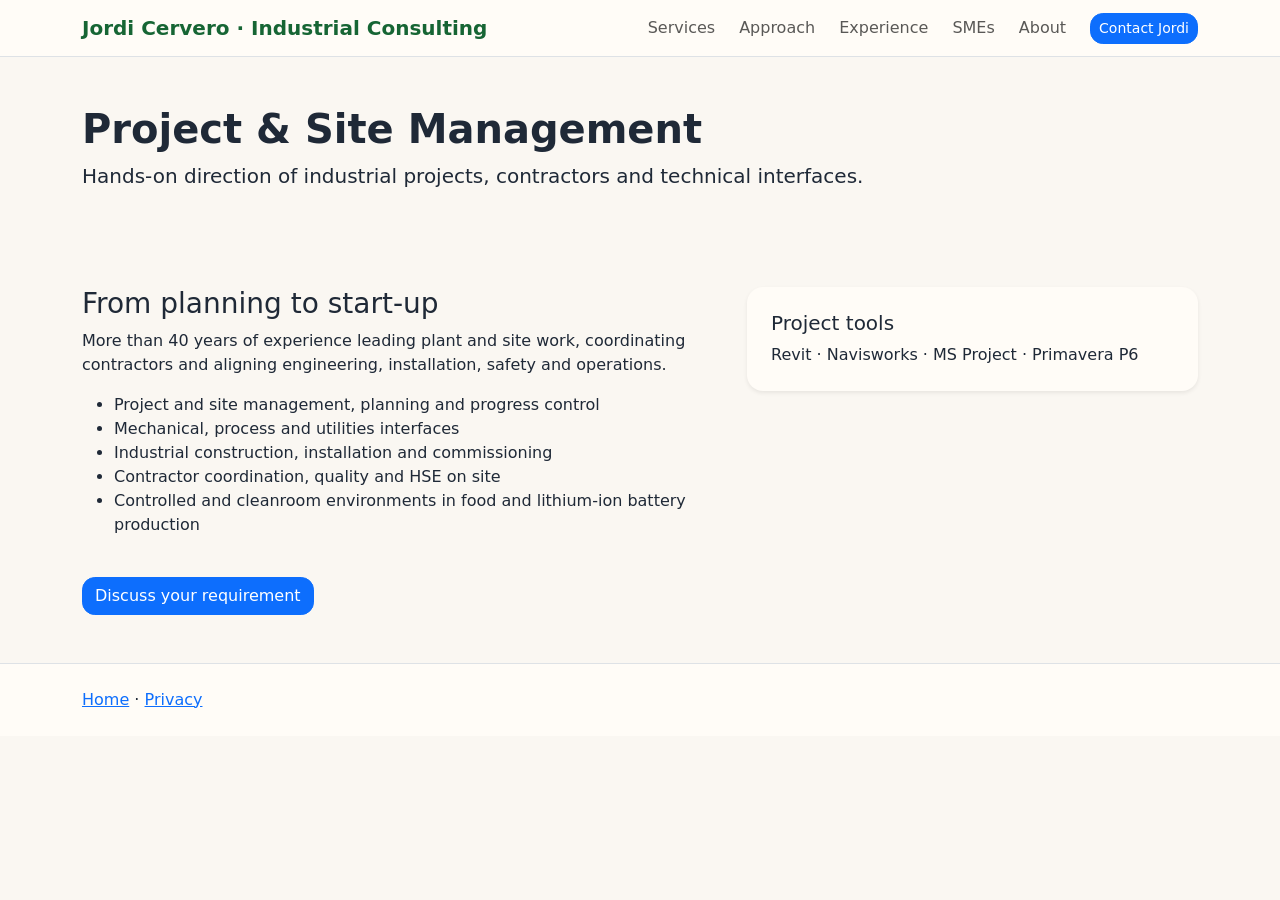
<file: project-site-management.html>
<!doctype html><html lang="en"><head><meta charset="utf-8"><meta name="viewport" content="width=device-width,initial-scale=1"><title>Project & Site Management — Jordi Cervero</title><meta name="description" content="Industrial project and site management, construction, commissioning and cleanrooms."><link rel="stylesheet" href="https://cdn.jsdelivr.net/npm/bootstrap@5.3.3/dist/css/bootstrap.min.css"><link rel="stylesheet" href="/assets/css/theme.css"></head><body><a class="visually-hidden-focusable" href="#main">Skip to content</a><header class="navbar navbar-expand-lg navbar-light bg-surface border-bottom sticky-top">
  <div class="container">
    <a class="navbar-brand fw-bold" href="/">Jordi Cervero · Industrial Consulting</a>
    <button class="navbar-toggler" type="button" data-bs-toggle="collapse" data-bs-target="#nav" aria-controls="nav" aria-expanded="false" aria-label="Toggle navigation"><span class="navbar-toggler-icon"></span></button>
    <nav class="collapse navbar-collapse" id="nav" aria-label="Primary">
      <ul class="navbar-nav ms-auto align-items-lg-center gap-lg-2">
        <li class="nav-item"><a class="nav-link" href="/index.html#services">Services</a></li>
        <li class="nav-item"><a class="nav-link" href="/index.html#approach">Approach</a></li>
        <li class="nav-item"><a class="nav-link" href="/index.html#experience">Experience</a></li>
        <li class="nav-item"><a class="nav-link" href="/index.html#smes">SMEs</a></li>
        <li class="nav-item"><a class="nav-link" href="/index.html#about">About</a></li>
        <li class="nav-item"><a class="btn btn-sm btn-primary ms-lg-2" href="/index.html#contact">Contact Jordi</a></li>
      </ul>
    </nav>
  </div>
</header><main id="main"><section class="py-5 hero-sub"><div class="container"><h1 class="display-6 fw-bold">Project & Site Management</h1><p class="lead mb-0">Hands-on direction of industrial projects, contractors and technical interfaces.</p></div></section><section class="py-5"><div class="container"><div class="row g-4"><div class="col-lg-7"><h2 class="h3">From planning to start-up</h2><p>More than 40 years of experience leading plant and site work, coordinating contractors and aligning engineering, installation, safety and operations.</p><ul><li>Project and site management, planning and progress control</li><li>Mechanical, process and utilities interfaces</li><li>Industrial construction, installation and commissioning</li><li>Contractor coordination, quality and HSE on site</li><li>Controlled and cleanroom environments in food and lithium-ion battery production</li></ul></div><div class="col-lg-5"><div class="card bg-surface border-0 shadow-sm"><div class="card-body p-4"><h2 class="h5">Project tools</h2><p class="mb-0">Revit · Navisworks · MS Project · Primavera P6</p></div></div></div></div><a class="btn btn-primary mt-4" href="/index.html#contact">Discuss your requirement</a></div></section></main><footer class="py-4 border-top bg-surface"><div class="container"><a href="/">Home</a> · <a href="/privacy.html">Privacy</a></div></footer><script src="https://cdn.jsdelivr.net/npm/bootstrap@5.3.3/dist/js/bootstrap.bundle.min.js" crossorigin="anonymous"></script></body></html>
</file>
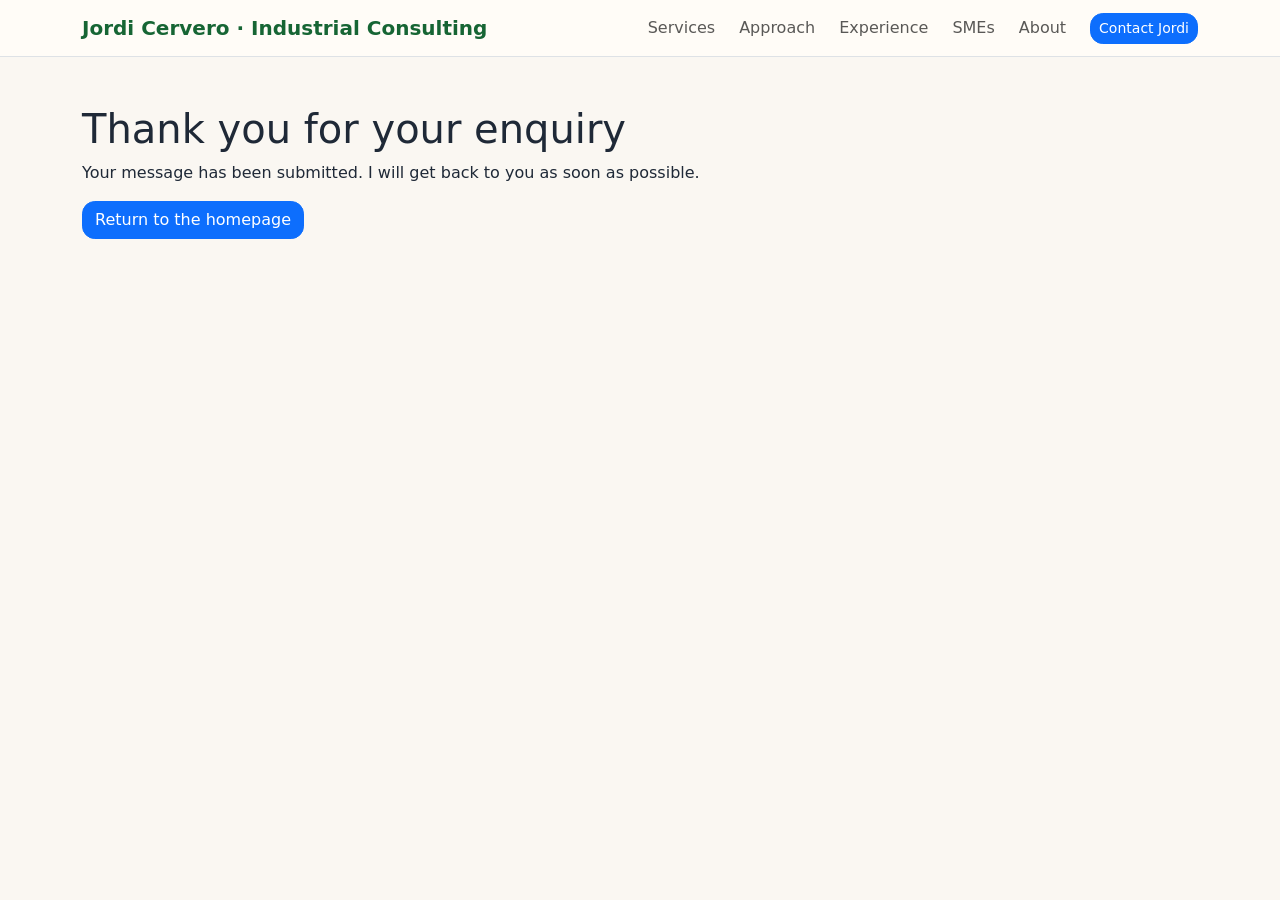
<file: thanks.html>
<!doctype html><html lang="en"><head><meta charset="utf-8"><meta name="viewport" content="width=device-width,initial-scale=1"><title>Thank you — Jordi Cervero</title><link rel="stylesheet" href="https://cdn.jsdelivr.net/npm/bootstrap@5.3.3/dist/css/bootstrap.min.css"><link rel="stylesheet" href="/assets/css/theme.css"></head><body><header class="navbar navbar-expand-lg navbar-light bg-surface border-bottom sticky-top">
  <div class="container">
    <a class="navbar-brand fw-bold" href="/">Jordi Cervero · Industrial Consulting</a>
    <button class="navbar-toggler" type="button" data-bs-toggle="collapse" data-bs-target="#nav" aria-controls="nav" aria-expanded="false" aria-label="Toggle navigation"><span class="navbar-toggler-icon"></span></button>
    <nav class="collapse navbar-collapse" id="nav" aria-label="Primary">
      <ul class="navbar-nav ms-auto align-items-lg-center gap-lg-2">
        <li class="nav-item"><a class="nav-link" href="/index.html#services">Services</a></li>
        <li class="nav-item"><a class="nav-link" href="/index.html#approach">Approach</a></li>
        <li class="nav-item"><a class="nav-link" href="/index.html#experience">Experience</a></li>
        <li class="nav-item"><a class="nav-link" href="/index.html#smes">SMEs</a></li>
        <li class="nav-item"><a class="nav-link" href="/index.html#about">About</a></li>
        <li class="nav-item"><a class="btn btn-sm btn-primary ms-lg-2" href="/index.html#contact">Contact Jordi</a></li>
      </ul>
    </nav>
  </div>
</header><main id="main" class="container py-5"><h1>Thank you for your enquiry</h1><p>Your message has been submitted. I will get back to you as soon as possible.</p><a class="btn btn-primary" href="/">Return to the homepage</a></main><script src="https://cdn.jsdelivr.net/npm/bootstrap@5.3.3/dist/js/bootstrap.bundle.min.js" crossorigin="anonymous"></script></body></html>
</file>
<file: assets/css/theme.css>
:root {
  --color-primary: #166534;
  --color-secondary: #d4a373;
  --color-accent: #2dd4bf;
  --color-text: #1f2937;
  --color-bg: #faf7f2;
  --color-surface: #fffcf7;
  --color-border-muted: #e7e2da;

  /* Bootstrap quick overrides */
  --bs-primary: #166534;
  --bs-secondary: #d4a373;
  --bs-success: #2dd4bf;
  --bs-body-bg: #faf7f2;
  --bs-body-color: #1f2937;
  --bs-link-color: var(--bs-primary);
  --bs-link-hover-color: #0f4a23;

  /* Tamaño responsivo para los botones flotantes */
  --stack-size: clamp(44px, 5.5vw, 60px);
  --stack-gap: 10px;
  --stack-pad: 10px;
  --stack-shadow: 0 6px 24px rgba(0, 0, 0, 0.18);
  --stack-z: 1080;
}

html {
  scroll-behavior: smooth;
}
body {
  font-family: 'Inter', system-ui, -apple-system, 'Segoe UI', Roboto,
    'Helvetica Neue', Arial, 'Noto Sans';
}

.bg-surface {
  background-color: var(--color-surface) !important;
}
.bg-gradient-primary {
  background: linear-gradient(135deg, #166534, #2dd4bf);
}
.text-white a {
  color: #fff;
}

.hero {
  background: radial-gradient(
      1200px 400px at 10% -10%,
      rgba(45, 212, 191, 0.2),
      transparent
    ),
    radial-gradient(
      800px 300px at 80% 20%,
      rgba(212, 163, 115, 0.25),
      transparent
    );
}
.hero-shape {
  position: absolute;
  inset: 0;
  pointer-events: none;
  background: url('data:image/svg+xml;utf8,<svg xmlns="http://www.w3.org/2000/svg" width="1200" height="400" viewBox="0 0 1200 400"><defs><linearGradient id="g" x1="0" y1="0" x2="1" y2="1"><stop offset="0%" stop-color="%23166534" stop-opacity="0.08"/><stop offset="100%" stop-color="%232DD4BF" stop-opacity="0.06"/></linearGradient></defs><rect width="1200" height="400" fill="url(%23g)" rx="24"/></svg>')
    center/cover no-repeat;
  opacity: 0.6;
}

.hero-sub {
  background-color: var(--color-bg);
}

.navbar-brand {
  color: var(--color-primary);
}
.navbar-brand:hover {
  color: #0f4a23;
}

.card {
  border-radius: 1rem;
}
.btn {
  border-radius: 0.8rem;
}

/* ===========================
   Floating Contact Stack (NEW)
   =========================== */
.contact-stack {
  position: fixed;
  right: 16px;
  bottom: 16px;
  display: grid;
  grid-auto-rows: var(--stack-size);
  gap: var(--stack-gap);
  z-index: var(--stack-z);
}

.contact-stack .stack-btn {
  width: var(--stack-size);
  height: var(--stack-size);
  border: 0;
  border-radius: 50%;
  display: inline-flex;
  align-items: center;
  justify-content: center;
  padding: var(--stack-pad);
  background: #ffffff;
  box-shadow: var(--stack-shadow);
  cursor: pointer;
  transition: transform 0.12s ease, box-shadow 0.12s ease, opacity 0.2s ease;
}
.contact-stack .stack-btn:hover,
.contact-stack .stack-btn:focus-visible {
  transform: translateY(-1px) scale(1.03);
  box-shadow: 0 10px 28px rgba(0, 0, 0, 0.22);
  outline: none;
}
.contact-stack .stack-btn svg,
.contact-stack .stack-btn img {
  width: 70%;
  height: 70%;
  display: block;
}

/* Aros de color sutil para cada acción */
.stack-btn.whatsapp {
  box-shadow: var(--stack-shadow), 0 0 0 3px rgba(37, 211, 102, 0.12) inset;
}
.stack-btn.email {
  box-shadow: var(--stack-shadow), 0 0 0 3px rgba(25, 118, 210, 0.12) inset;
}

/* Focus styles for accessibility */
:focus-visible {
  outline: 3px solid var(--color-accent);
  outline-offset: 2px;
}

/* Utilities */
.py-lg-6 {
  padding-top: 6rem !important;
  padding-bottom: 6rem !important;
}



.service-card { border-top: 4px solid var(--color-primary) !important; }
.section-kicker { color: var(--color-primary); font-weight: 700; text-transform: uppercase; letter-spacing: .1em; font-size: .75rem; }
.form-status { min-height: 1.5em; }

.honeypot { position: absolute; width: 1px; height: 1px; overflow: hidden; clip: rect(0 0 0 0); white-space: nowrap; }
</file>
